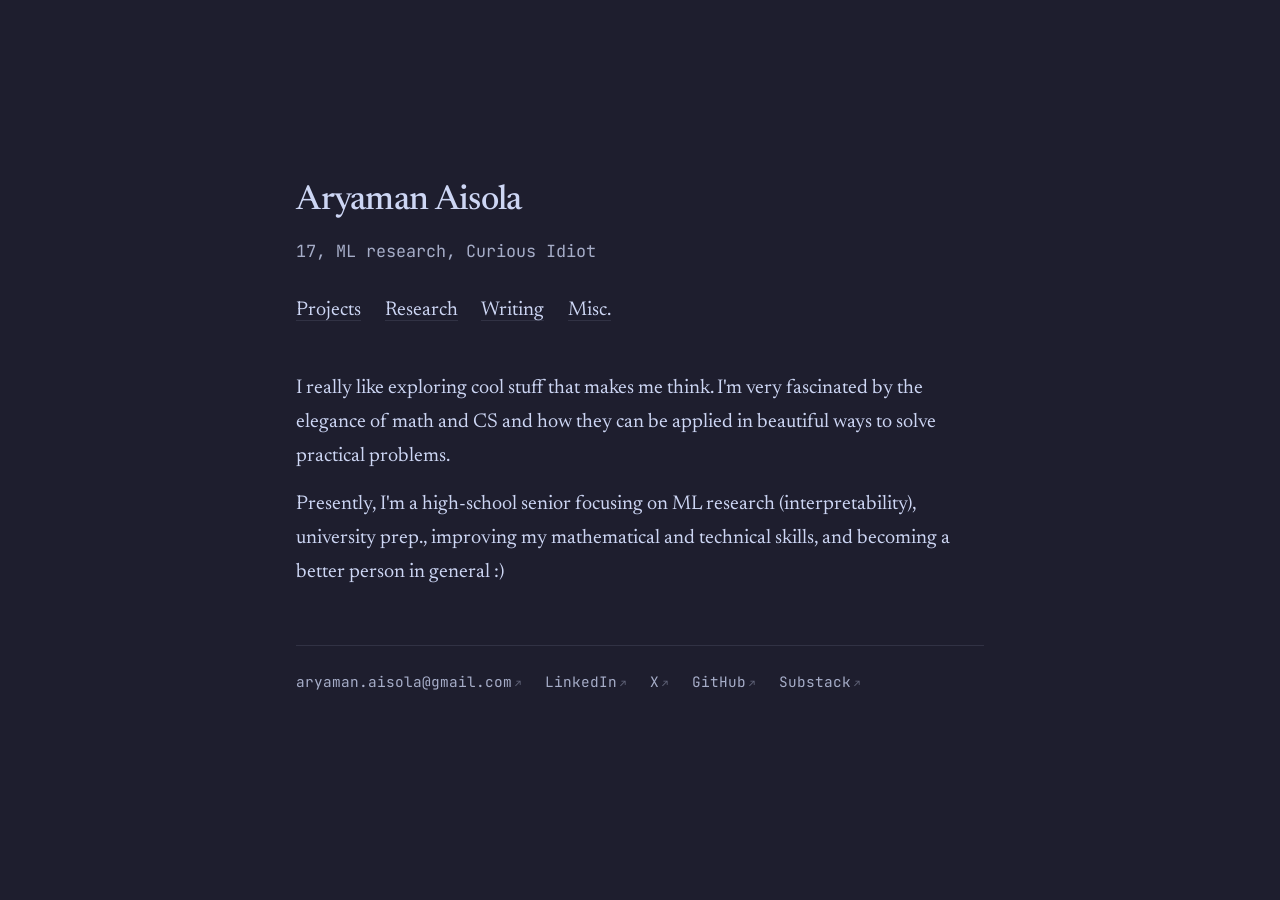
<file: index.html>
<!DOCTYPE html>
<html lang="en">

<head>
    <meta charset="UTF-8">
    <meta name="viewport" content="width=device-width, initial-scale=1.0">
    <title>Aryaman Aisola</title>
    <link rel="icon" type="image/svg+xml" href="data:image/svg+xml,<svg xmlns='http://www.w3.org/2000/svg' viewBox='0 0 100 100'><circle cx='50' cy='50' r='45' fill='%2324273A'/></svg>">
    <link rel="stylesheet" href="style.css">
</head>

<body>
    <div class="container">
        <header>
            <h1>Aryaman Aisola</h1>
            <div class="subtitle">17, ML research, Curious Idiot</div>
        </header>

        <nav>
            <a href="projects.html">Projects</a>
            <a href="research.html">Research</a>
            <a href="writing.html">Writing</a>
            <a href="misc.html">Misc.</a>
        </nav>

        <main>
            <p>
                I really like exploring cool stuff that makes me think. I'm very fascinated by the elegance of math and
                CS and how they can be applied in beautiful ways to solve practical problems.
            </p>
            <p>
                Presently, I'm a
                high-school senior focusing on ML research (interpretability), university prep., improving my
                mathematical and technical skills, and becoming a better person in general :)
            </p>
        </main>

        <hr>

        <footer>
            <a href="mailto:aryaman.aisola@gmail.com" target="_blank">aryaman.aisola@gmail.com</a>
            <a href="https://linkedin.com/in/aryamanaisola" target="_blank">LinkedIn</a>
            <a href="https://x.com/@mistovek016" target="_blank">X</a>
            <a href="https://github.com/mistovek016" target="_blank">GitHub</a>
            <a href="https://substack.com/@mistovek016" target="_blank">Substack</a>
            <!--<a href="javascript:void(0);" target="_discord">Discord (mistovek_016)</a>-->
        </footer>
    </div>
</body>

</html>
</file>
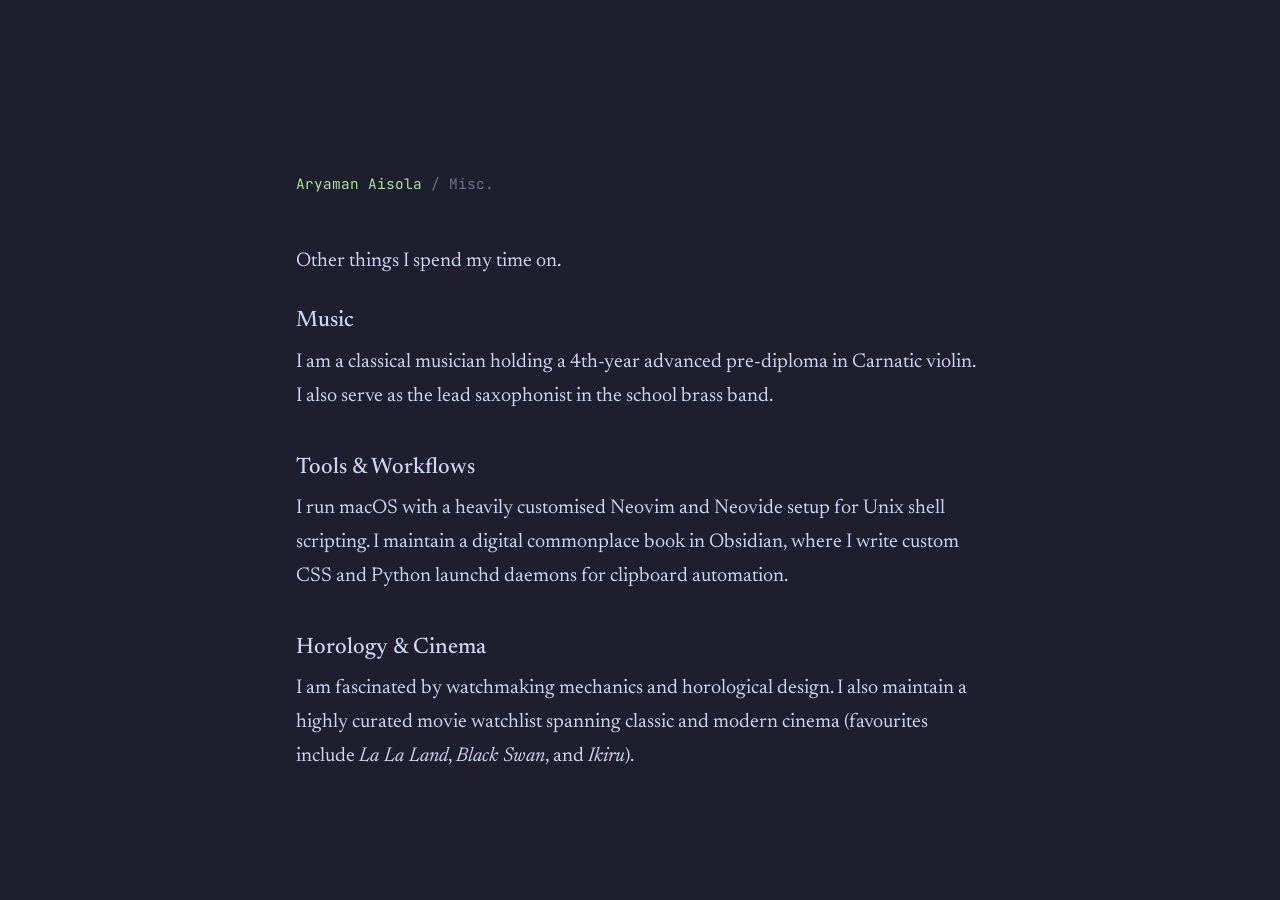
<file: misc.html>
<!DOCTYPE html>
<html lang="en">

<head>
    <meta charset="UTF-8">
    <meta name="viewport" content="width=device-width, initial-scale=1.0">
    <title>Misc - Aryaman Aisola</title>
    <link rel="icon" type="image/svg+xml" href="data:image/svg+xml,<svg xmlns='http://www.w3.org/2000/svg' viewBox='0 0 100 100'><circle cx='50' cy='50' r='45' fill='%2324273A'/></svg>">
    <link rel="stylesheet" href="style.css">
</head>

<body>
    <div class="container">
        <div class="breadcrumb">
            <a href="index.html">Aryaman Aisola</a> / Misc.
        </div>

        <main>
            <p>Other things I spend my time on.</p>

            <ul class="entry-list">
                <li class="entry-item">
                    <div class="entry-title">
                        <h3>Music</h3>
                    </div>
                    <p>
                        I am a classical musician holding a 4th-year advanced pre-diploma in Carnatic violin. I also
                        serve as the lead saxophonist in the school brass band.
                    </p>
                </li>

                <li class="entry-item">
                    <div class="entry-title">
                        <h3>Tools & Workflows</h3>
                    </div>
                    <p>
                        I run macOS with a heavily customised Neovim and Neovide setup for Unix shell scripting. I
                        maintain a digital commonplace book in Obsidian, where I write custom CSS and Python launchd
                        daemons for clipboard automation.
                    </p>
                </li>

                <li class="entry-item">
                    <div class="entry-title">
                        <h3>Horology & Cinema</h3>
                    </div>
                    <p>
                        I am fascinated by watchmaking mechanics and horological design. I also maintain a highly
                        curated movie watchlist spanning classic and modern cinema (favourites include <i>La La
                            Land</i>, <i>Black Swan</i>, and <i>Ikiru</i>).
                    </p>
                </li>
            </ul>
        </main>
    </div>
</body>

</html>
</file>
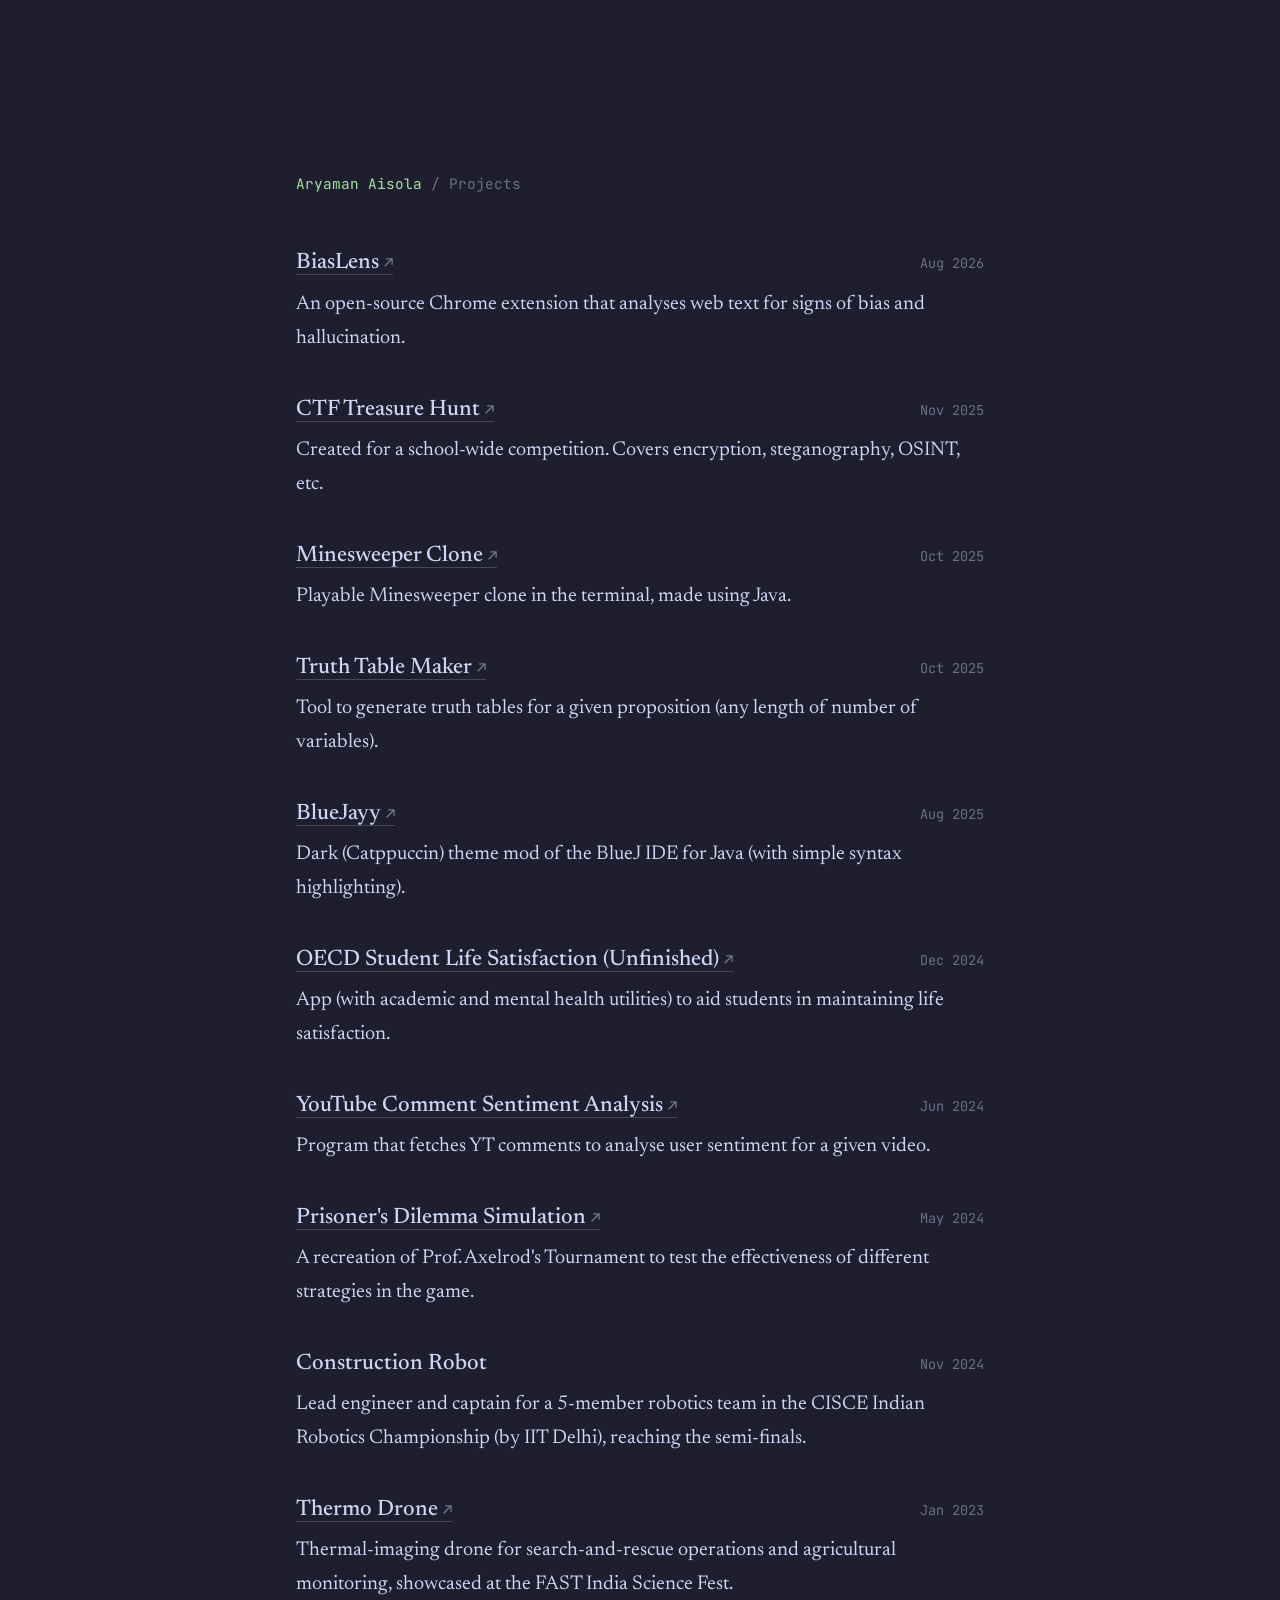
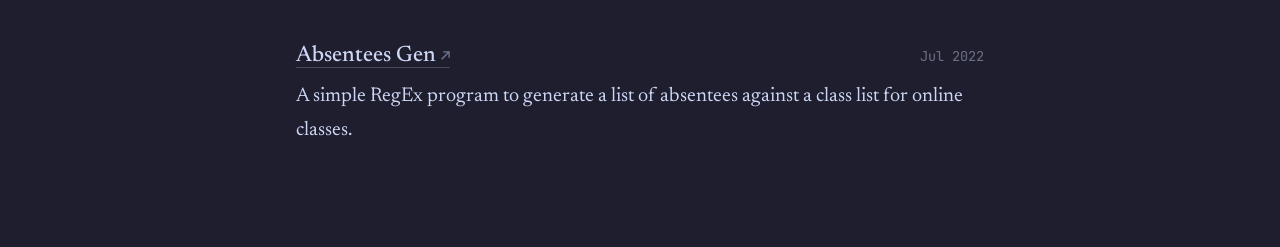
<file: projects.html>
<!DOCTYPE html>
<html lang="en">

<head>
    <meta charset="UTF-8">
    <meta name="viewport" content="width=device-width, initial-scale=1.0">
    <title>Projects - Aryaman Aisola</title>
    <link rel="icon" type="image/svg+xml" href="data:image/svg+xml,<svg xmlns='http://www.w3.org/2000/svg' viewBox='0 0 100 100'><circle cx='50' cy='50' r='45' fill='%2324273A'/></svg>">
    <link rel="stylesheet" href="style.css">
</head>

<body>
    <div class="container">
        <div class="breadcrumb">
            <a href="index.html">Aryaman Aisola</a> / Projects
        </div>

        <main>
            <ul class="entry-list">
                <li class="entry-item">
                    <div class="entry-title">
                        <h3><a href="https://github.com/mistovek016/BiasLens" target="_blank">BiasLens</a></h3>
                        <span class="entry-meta">Aug 2026</span>
                    </div>
                    <p>An open-source Chrome extension that analyses web text for signs of bias and hallucination.</p>
                </li>

                <li class="entry-item">
                    <div class="entry-title">
                        <h3><a href="https://github.com/mistovek016/hpsb-inferorum" target="_blank">CTF Treasure Hunt</a></h3>
                        <span class="entry-meta">Nov 2025</span>
                    </div>
                    <p>Created for a school-wide competition. Covers encryption, steganography, OSINT, etc.</p>
                </li>

                <li class="entry-item">
                    <div class="entry-title">
                        <h3><a href="https://github.com/mistovek016/MineSweeper_Java" target="_blank">Minesweeper Clone</a></h3>
                        <span class="entry-meta">Oct 2025</span>
                    </div>
                    <p>Playable Minesweeper clone in the terminal, made using Java.</p>
                </li>

                <li class="entry-item">
                    <div class="entry-title">
                        <h3><a href="https://github.com/mistovek016/Truth_Table_Generator" target="_blank">Truth Table Maker</a></h3>
                        <span class="entry-meta">Oct 2025</span>
                    </div>
                    <p>Tool to generate truth tables for a given proposition (any length of number of variables).</p>
                </li>

                <li class="entry-item">
                    <div class="entry-title">
                        <h3><a href="https://github.com/mistovek016/BlueJayy" target="_blank">BlueJayy</a></h3>
                        <span class="entry-meta">Aug 2025</span>
                    </div>
                    <p>Dark (Catppuccin) theme mod of the BlueJ IDE for Java (with simple syntax highlighting).</p>
                </li>

                <li class="entry-item">
                    <div class="entry-title">
                        <h3><a href="https://github.com/mistovek016/OECD_Life_Satisfaction" target="_blank">OECD Student Life Satisfaction (Unfinished)</a></h3>
                        <span class="entry-meta">Dec 2024</span>
                    </div>
                    <p>App (with academic and mental health utilities) to aid students in maintaining life satisfaction.</p>
                </li>

                <li class="entry-item">
                    <div class="entry-title">
                        <h3><a href="https://github.com/mistovek016/Youtube-Comment-Sentiment-Analysis" target="_blank">YouTube Comment Sentiment Analysis</a></h3>
                        <span class="entry-meta">Jun 2024</span>
                    </div>
                    <p>Program that fetches YT comments to analyse user sentiment for a given video.</p>
                </li>

                <li class="entry-item">
                    <div class="entry-title">
                        <h3><a href="https://github.com/mistovek016/Prisoner-s_Dilemma_SImulation" target="_blank">Prisoner's Dilemma Simulation</a></h3>
                        <span class="entry-meta">May 2024</span>
                    </div>
                    <p>A recreation of Prof. Axelrod's Tournament to test the effectiveness of different strategies in the game.</p>
                </li>
                
                <li class="entry-item">
                    <div class="entry-title">
                        <h3>Construction Robot</h3>
                        <span class="entry-meta">Nov 2024</span>
                    </div>
                    <p>Lead engineer and captain for a 5-member robotics team in the CISCE Indian Robotics Championship (by IIT Delhi), reaching the semi-finals.</p>
                </li>

                <li class="entry-item">
                    <div class="entry-title">
                        <h3><a href="https://github.com/mistovek016/Thermo_Drone" target="_blank">Thermo Drone</a></h3>
                        <span class="entry-meta">Jan 2023</span>
                    </div>
                    <p>Thermal-imaging drone for search-and-rescue operations and agricultural monitoring, showcased at the FAST India Science Fest.</p>
                </li>
                
                <li class="entry-item">
                    <div class="entry-title">
                        <h3><a href="https://github.com/mistovek016/Absentees_Gen" target="_blank">Absentees Gen</a></h3>
                        <span class="entry-meta">Jul 2022</span>
                    </div>
                    <p>A simple RegEx program to generate a list of absentees against a class list for online classes.</p>
                </li>
            </ul>
        </main>
    </div>
</body>

</html>
</file>
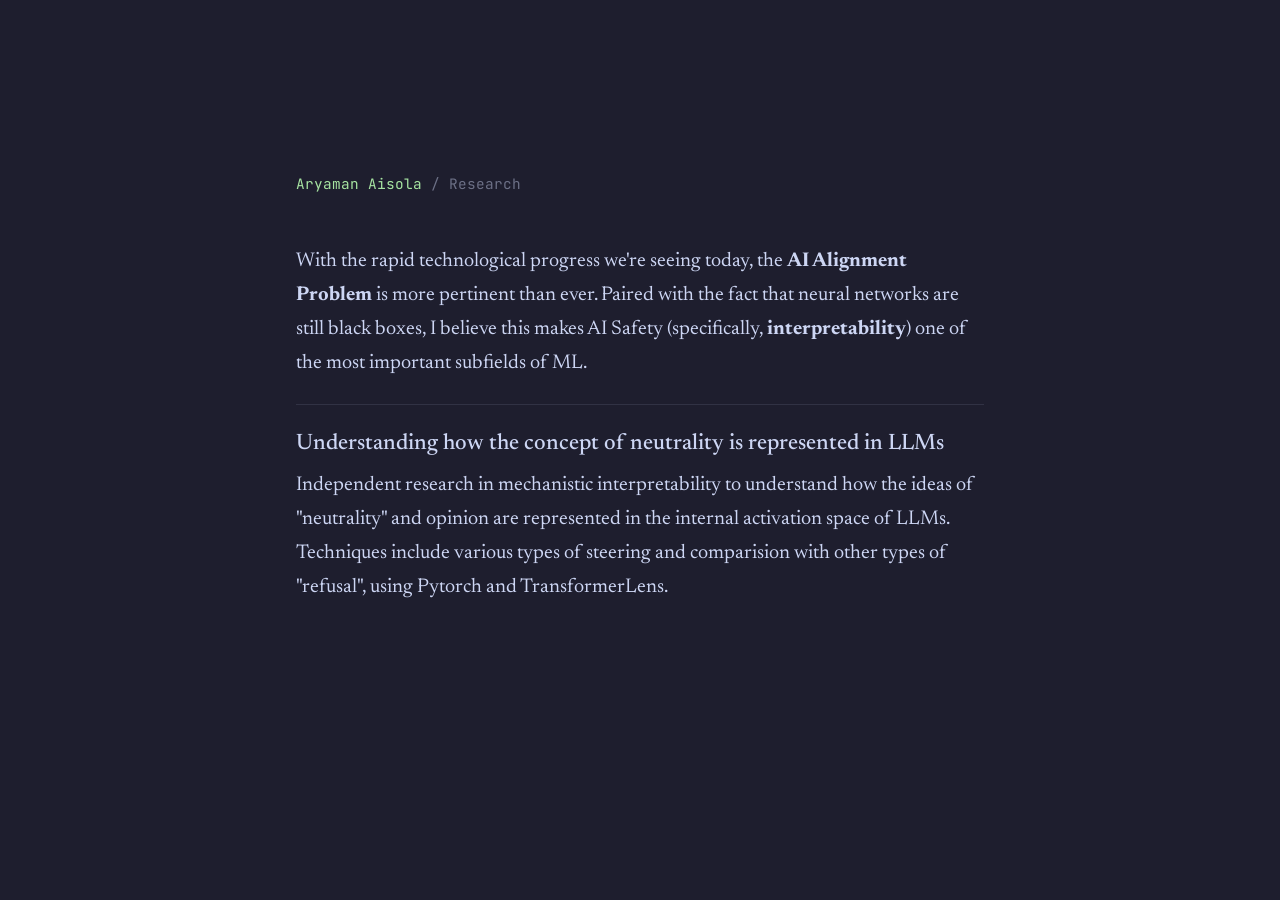
<file: research.html>
<!DOCTYPE html>
<html lang="en">

<head>
    <meta charset="UTF-8">
    <meta name="viewport" content="width=device-width, initial-scale=1.0">
    <title>Research - Aryaman Aisola</title>
    <link rel="icon" type="image/svg+xml" href="data:image/svg+xml,<svg xmlns='http://www.w3.org/2000/svg' viewBox='0 0 100 100'><circle cx='50' cy='50' r='45' fill='%2324273A'/></svg>">
    <link rel="stylesheet" href="style.css">
</head>

<body>
    <div class="container">
        <div class="breadcrumb">
            <a href="index.html">Aryaman Aisola</a> / Research
        </div>

        <main>
            <p>
                With the rapid technological progress we're seeing today, the <b>AI Alignment Problem</b>
                is more pertinent than ever. Paired with the fact that neural networks are still black boxes, I believe this makes
                AI Safety (specifically, <b>interpretability</b>) one of the most important subfields of ML.
            </p>

            <ul class="entry-list" style="border-top: 1px solid var(--surface0); padding-top: 1.25rem">
                <li class="entry-item">
                    <div class="entry-title">
                        <h3>Understanding how the concept of neutrality is represented in LLMs</h3>
                        <span class="entry-meta"></span>
                    </div>
                    <p>
                        Independent research in mechanistic interpretability to understand how the ideas of "neutrality" and opinion are represented in the internal activation space of LLMs.
                        Techniques include various types of steering and comparision with other types of "refusal", using Pytorch and TransformerLens.
                    </p>
                </li>
            </ul>
        </main>
    </div>
</body>

</html>
</file>
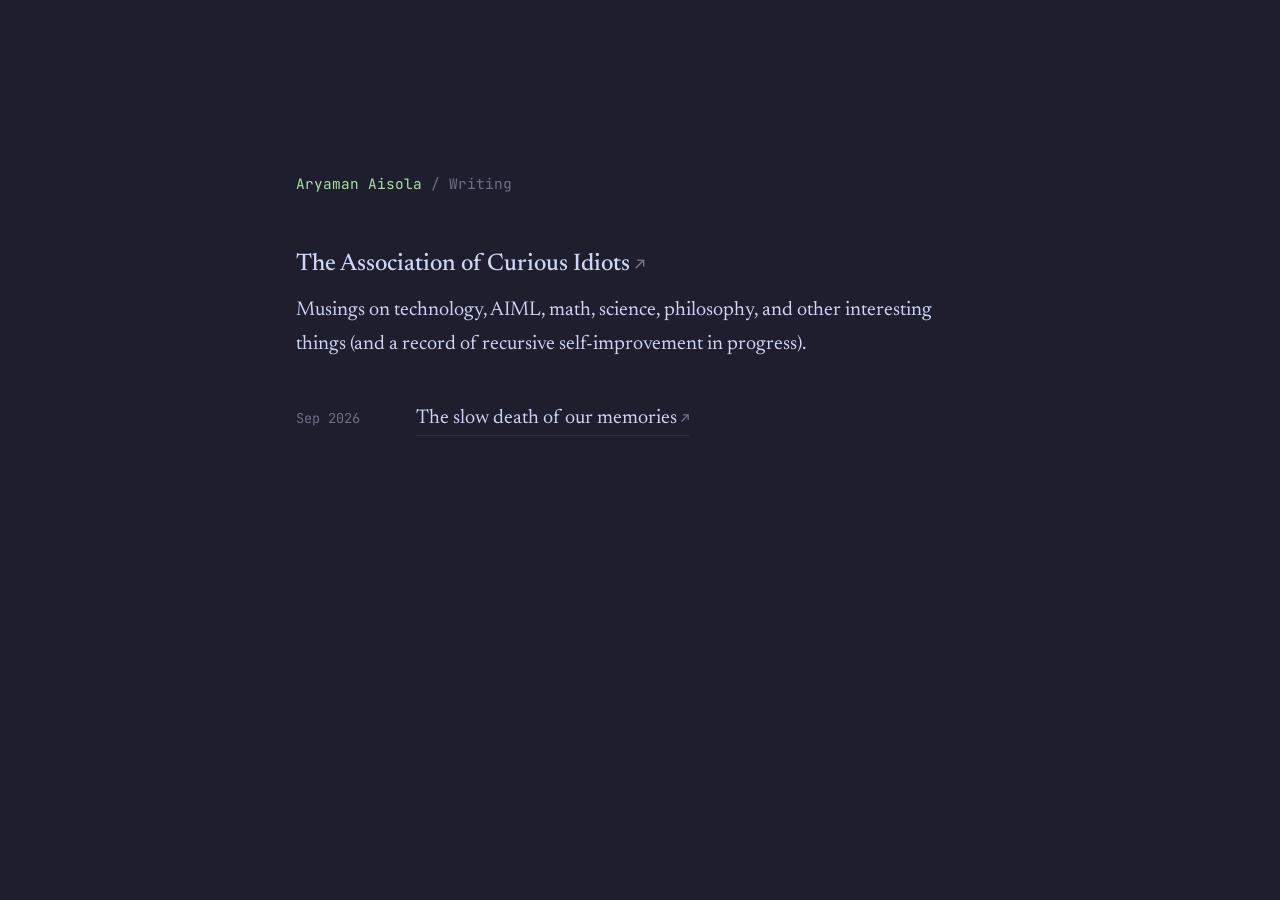
<file: writing.html>
<!DOCTYPE html>
<html lang="en">
<head>
    <meta charset="UTF-8">
    <meta name="viewport" content="width=device-width, initial-scale=1.0">
    <title>Writing - Aryaman Aisola</title>
    <link rel="icon" type="image/svg+xml" href="data:image/svg+xml,<svg xmlns='http://www.w3.org/2000/svg' viewBox='0 0 100 100'><circle cx='50' cy='50' r='45' fill='%2324273A'/></svg>">
    <link rel="stylesheet" href="style.css">
    <style>
        .writing-list {
            list-style: none;
            margin-top: 2.5rem;
        }

        .writing-list li {
            display: flex;
            align-items: baseline;
            gap: 1.5rem;
            margin-bottom: 1rem;
            transition: opacity 0.3s ease;
        }

        .writing-list:hover li {
            opacity: 0.4;
        }

        .writing-list li:hover {
            opacity: 1;
        }

        .writing-list .date {
            font-family: var(--font-mono);
            font-size: 0.85rem;
            color: var(--overlay0);
            min-width: 6rem;
        }
        
        .blog-title {
            margin-bottom: 0.5rem;
        }
        
        .blog-title h2 {
            margin: 0;
            padding: 0;
            font-size: 1.5rem;
            font-weight: 500;
        }

        /* Removes the default underline from the header link to keep it clean */
        .blog-title h2 a {
            border-bottom: none; 
            color: var(--text);
        }

        /* Applies the accent colour on hover */
        .blog-title h2 a:hover {
            color: var(--green); 
        }
    </style>
</head>
<body>
    <div class="container">
        <div class="breadcrumb">
            <a href="index.html">Aryaman Aisola</a> / Writing
        </div>

        <main>
            <div class="blog-title">
                <h2><a href="https://mistovek016.substack.com/" target="_blank">The Association of Curious Idiots</a></h2>
            </div>
            
            <p>Musings on technology, AIML, math, science, philosophy, and other interesting things (and a record of recursive self-improvement in progress).</p>

            <ul class="writing-list">
                <li>
                    <span class="date">Sep 2026</span>
                    <a href="https://mistovek016.substack.com/p/the-slow-death-of-our-memories" target="_blank">The slow death of our memories</a>
                </li>
            </ul>
        </main>
    </div>
</body>
</html>
</file>
<file: style.css>
@import url('https://fonts.googleapis.com/css2?family=JetBrains+Mono:wght@400;500&family=Newsreader:ital,opsz,wght@0,6..72,400;0,6..72,500;1,6..72,400&display=swap');

:root {
    /* Keep your existing colours, but add/replace with Green */
    --base: #1e1e2e;
    --text: #cdd6f4;
    --subtext1: #bac2de;
    --subtext0: #a6adc8;
    --overlay0: #6c7086;
    --surface0: #313244;
    --surface1: #45475a;

    --green: #a6e3a1;
    /* The new accent */
    --font-serif: 'Newsreader', serif;
    --font-mono: 'JetBrains Mono', ui-monospace, SFMono-Regular, Menlo, monospace;
}

* {
    box-sizing: border-box;
    margin: 0;
    padding: 0;
}

/* 1. REFINED TEXT SELECTION */
::selection {
    background: rgba(166, 227, 161, 0.25);
    color: var(--text);
}

body {
    background-color: var(--base);
    color: var(--text);
    font-family: var(--font-serif);
    font-size: 1.25rem;
    line-height: 1.7;
    font-variant-ligatures: common-ligatures;
    -webkit-font-smoothing: antialiased;
    /* 
    Fluid vertical padding:
    - Minimum: 3rem (on small phones)
    - Preferred: 12vh (pushes it down proportionally on tall monitors)
    - Maximum: 9rem (caps it so it never drops into the middle)
  */
    padding: clamp(3rem, 12vh, 9rem) 1.5rem 4rem;
}

.container {
    max-width: 62.5ch;
    margin: 0 auto;
    margin-top: 4rem;
}

/* 2. SUBTLE ENTRANCE ANIMATION */
@keyframes fadeUp {
    0% {
        opacity: 0;
        transform: translateY(10px);
    }

    100% {
        opacity: 1;
        transform: translateY(0);
    }
}

main {
    /* Anchors the header, animates only the changing content */
    animation: fadeUp 0.6s cubic-bezier(0.2, 0.8, 0.2, 1) forwards;
}

/* Header & Typography */
h1,
h2,
h3 {
    color: var(--text);
    font-weight: 500;
}

h1 {
    font-size: 2.15rem;
    letter-spacing: -0.02em;
}

.subtitle {
    font-family: var(--font-mono);
    font-size: 1.05rem;
    color: var(--subtext0);
    margin-top: 0.4rem;
    margin-bottom: 1.75rem;
}

p {
    margin-bottom: 0.9rem;
}

/* Navigation */
nav {
    margin-bottom: 2.7rem;
    font-family: var(--font-serif);
    font-size: 1.25rem;
}

nav a {
    margin-right: 1.25rem;
    color: var(--text);
}

nav a.active {
    color: var(--green);
    border-bottom: none;
    pointer-events: none;
}

.breadcrumb {
    font-family: var(--font-mono);
    font-size: 0.9rem;
    margin-bottom: 3rem;
    color: var(--overlay0);
}

.breadcrumb a {
    color: var(--green);
    border: none;
}

.breadcrumb a:hover {
    color: var(--flamingo);
}

/* Links */
a {
    color: var(--text);
    text-decoration: none;
    border-bottom: 1px solid var(--surface0);
    transition: color 0.2s ease, border-color 0.2s ease;
    text-underline-offset: 4px;
}

a:hover {
    color: var(--green);
    border-bottom-color: var(--green);
}

/* 3. EXTERNAL LINK AFFORDANCE */
a[target="_blank"]::after {
    content: "↗";
    font-family: var(--font-mono);
    font-size: 0.7em;
    opacity: 0.5;
    display: inline-block;
    margin-left: 0.3em;
    /* Adds the perfect amount of breathing room */
    transition: transform 0.2s ease, opacity 0.2s ease;
}


a[target="_blank"]:hover::after {
    transform: translate(2px, -2px);
    opacity: 1;
}


/*
DISCORD
a[target="_discord"]::after {
    content: " ";
    font-family: var(--font-mono);
    font-size: 0.7em;
    opacity: 0.5;
    display: inline-block;
    margin-left: 0.3em;
    transition: transform 0.2s ease, opacity 0.2s ease;
}

a[target="_discord"]:hover::after {
    transform: translate(2px, -2px);
    opacity: 1;
}

.geo-stamp {
    font-family: var(--font-mono);
    font-size: 0.75rem;
    letter-spacing: 0.08em;
    color: var(--overlay0);
    margin-top: 2rem;
}
*/

/* Lists */
.entry-list {
    list-style: none;
    margin-top: 1.5rem;
}

.entry-item {
    margin-bottom: 2.25rem;
    transition: opacity 0.3s ease;
}

/* 4. DIM THE ROOM HOVER EFFECT
.entry-list:hover .entry-item {
    opacity: 0.5;
}

.entry-list .entry-item:hover {
    opacity: 1;
}
*/

.entry-title {
    display: flex;
    align-items: baseline;
    justify-content: space-between;
    margin-bottom: 0.25rem;
}

.entry-title h3 {
    font-size: 1.4rem;
}

.entry-title h3 a {
    border-bottom: 1px solid var(--surface1);
}

.entry-title h3 a:hover {
    color: var(--lavender);
    border-bottom-color: var(--lavender);
}

.entry-meta {
    font-family: var(--font-mono);
    font-size: 0.85rem;
    color: var(--overlay0);
}

/* ASCII Art */
.ascii-art {
    font-family: var(--font-mono);
    font-size: 0.75rem;
    color: var(--overlay0);
    white-space: pre;
    text-align: center;
    margin-top: 4rem;
    line-height: 1.2;
    user-select: none;
}

/* Footer */
hr {
    border: 0;
    border-top: 1px solid var(--surface0);
    margin: 3.5rem 0 1.5rem 0;
}

footer {
    font-family: var(--font-mono);
    font-size: 0.9rem;
    display: flex;
    flex-wrap: wrap;
    gap: 1.5rem;
}

footer a {
    color: var(--subtext0);
    border: none;
}

footer a:hover {
    color: var(--sapphire);
}

/* Mobile Polish */
@media (max-width: 600px) {
    body {
        padding: 2.5rem 1.75rem;
        font-size: 1.15rem;
    }

    .entry-title {
        flex-direction: column;
        margin-bottom: 0.5rem;
    }
}
</file>
